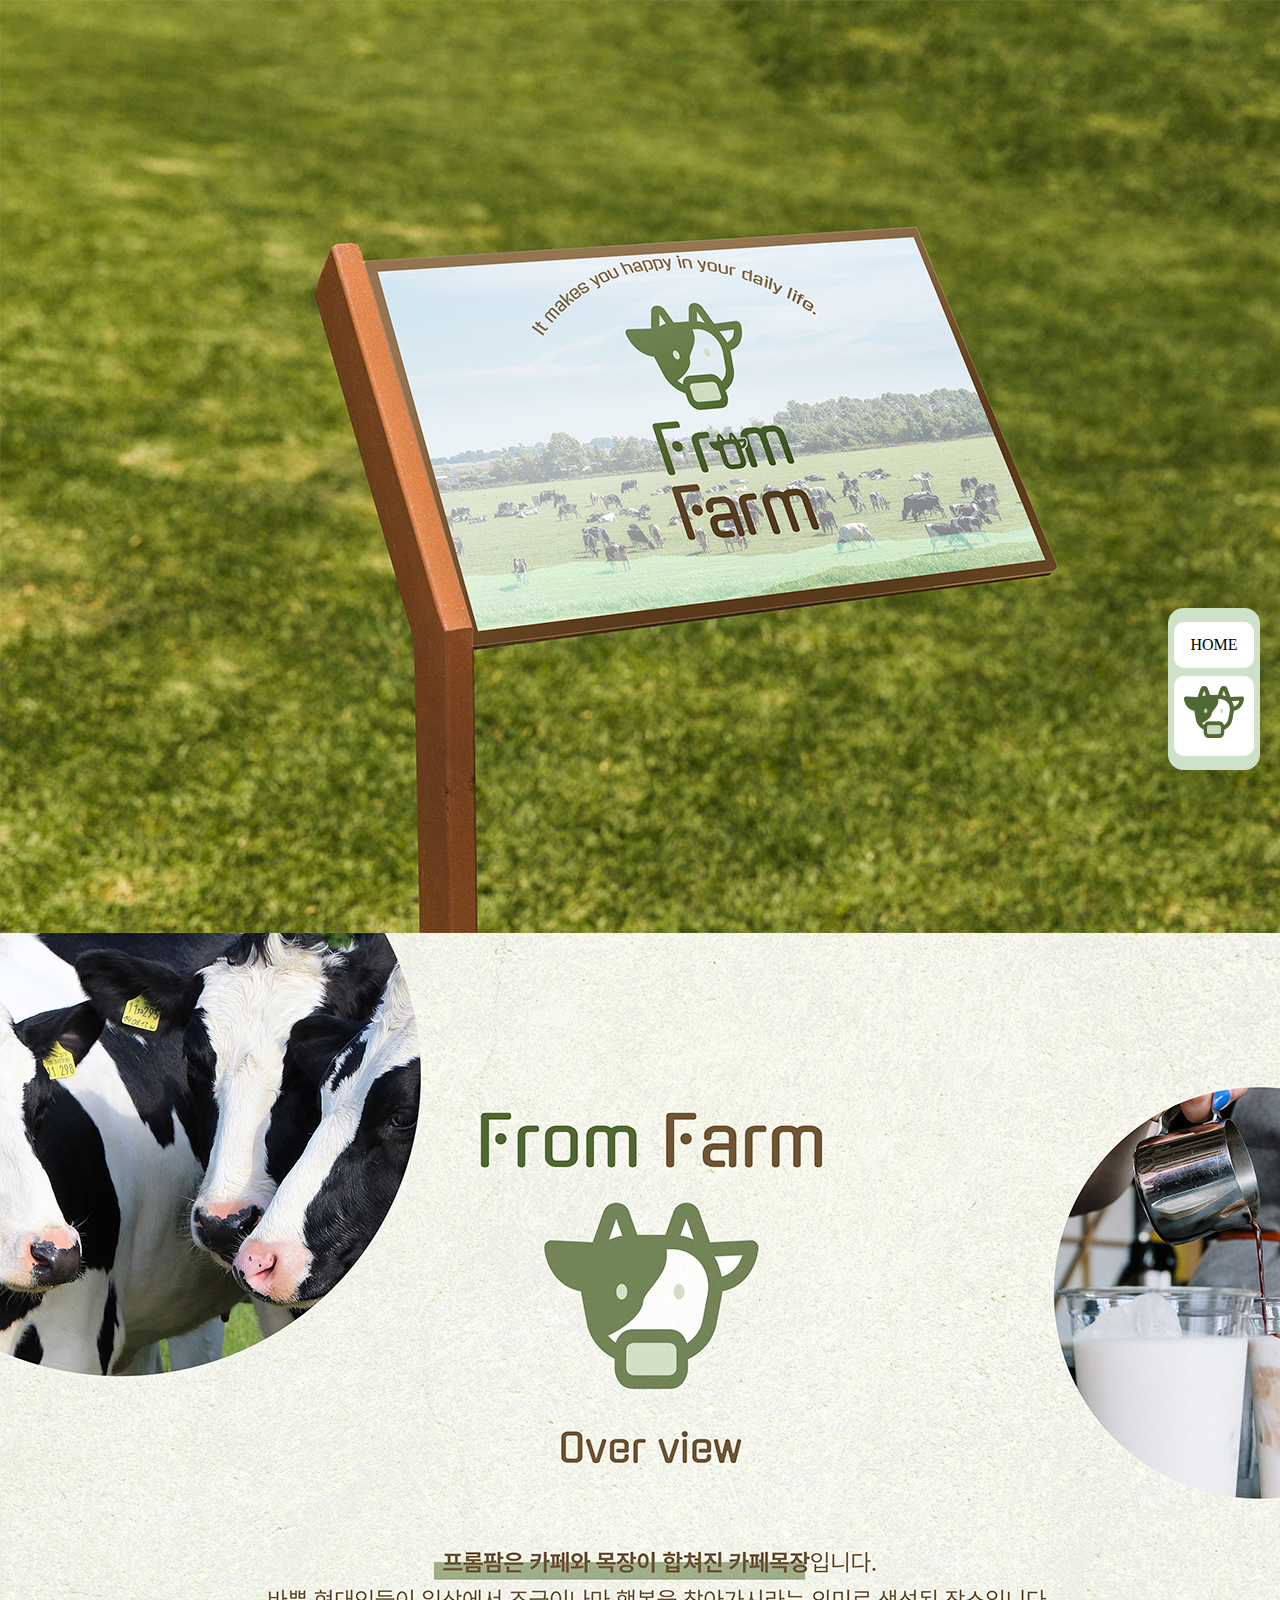
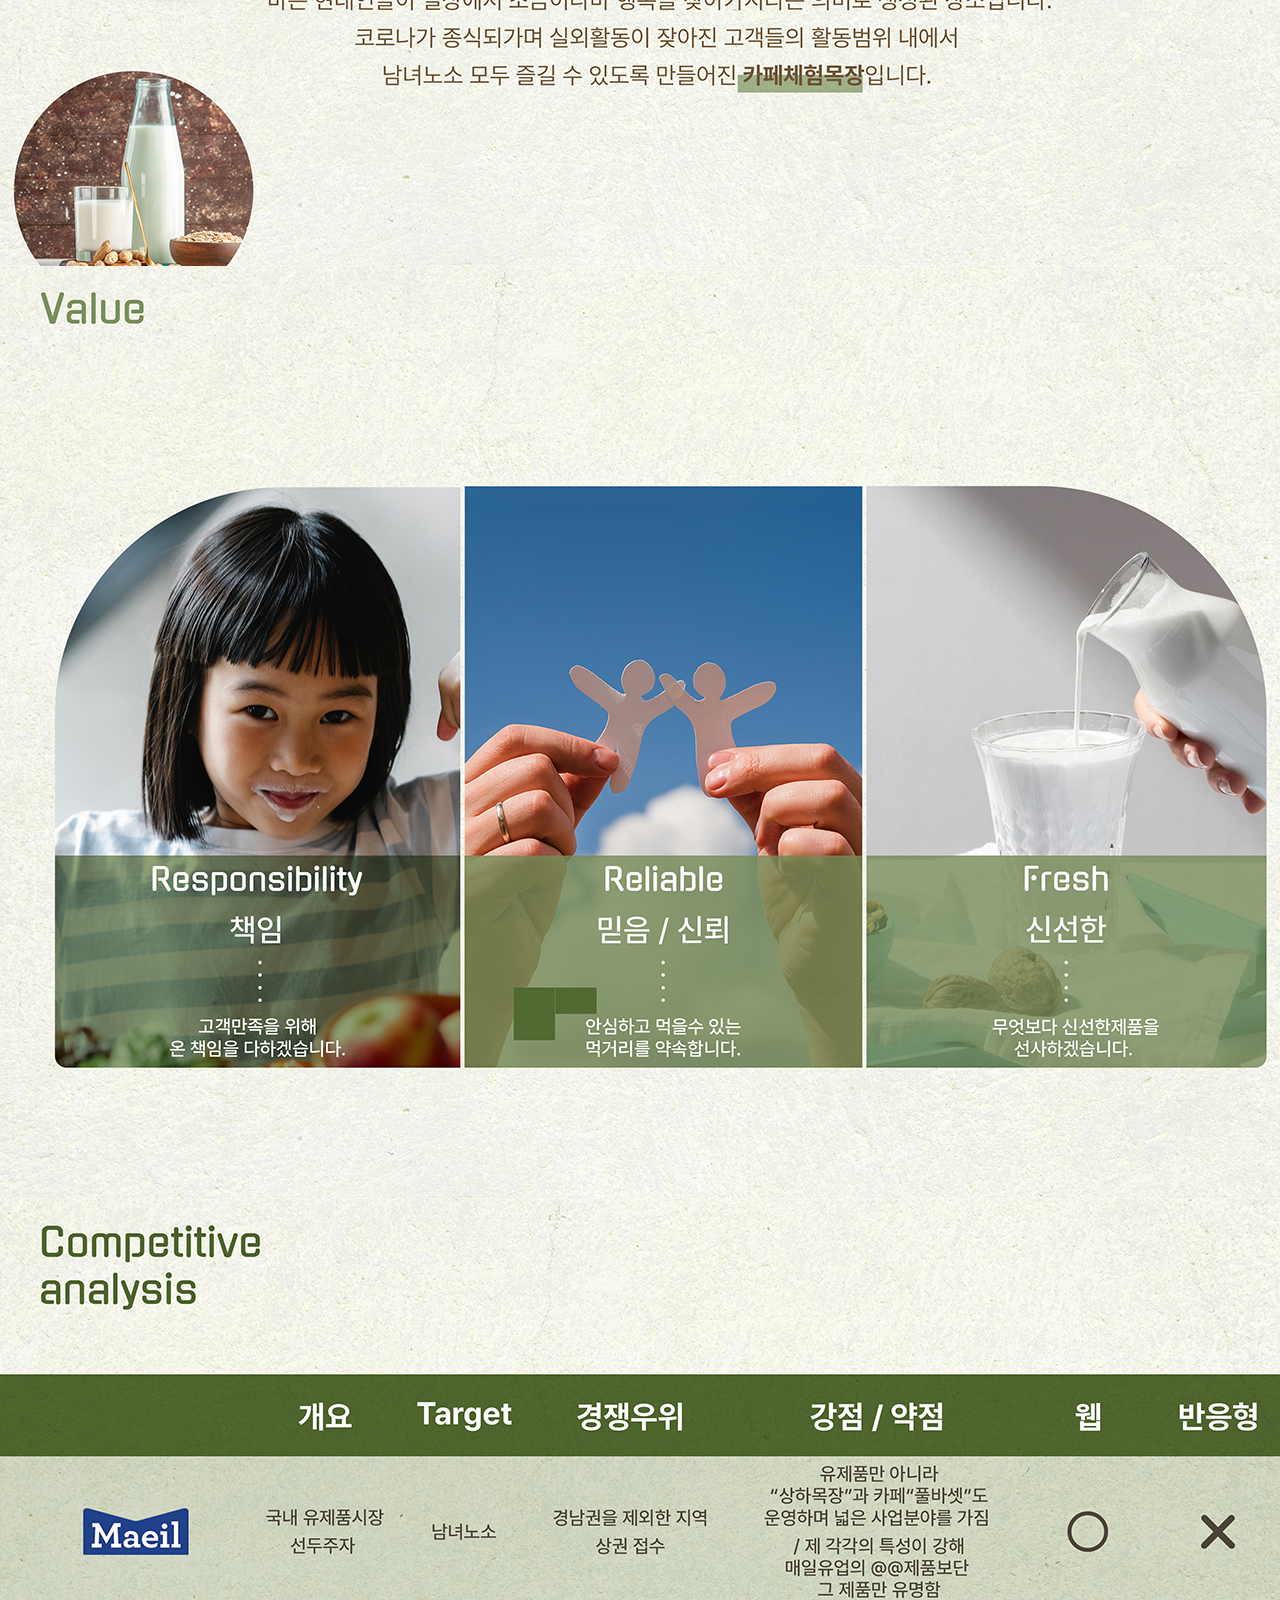
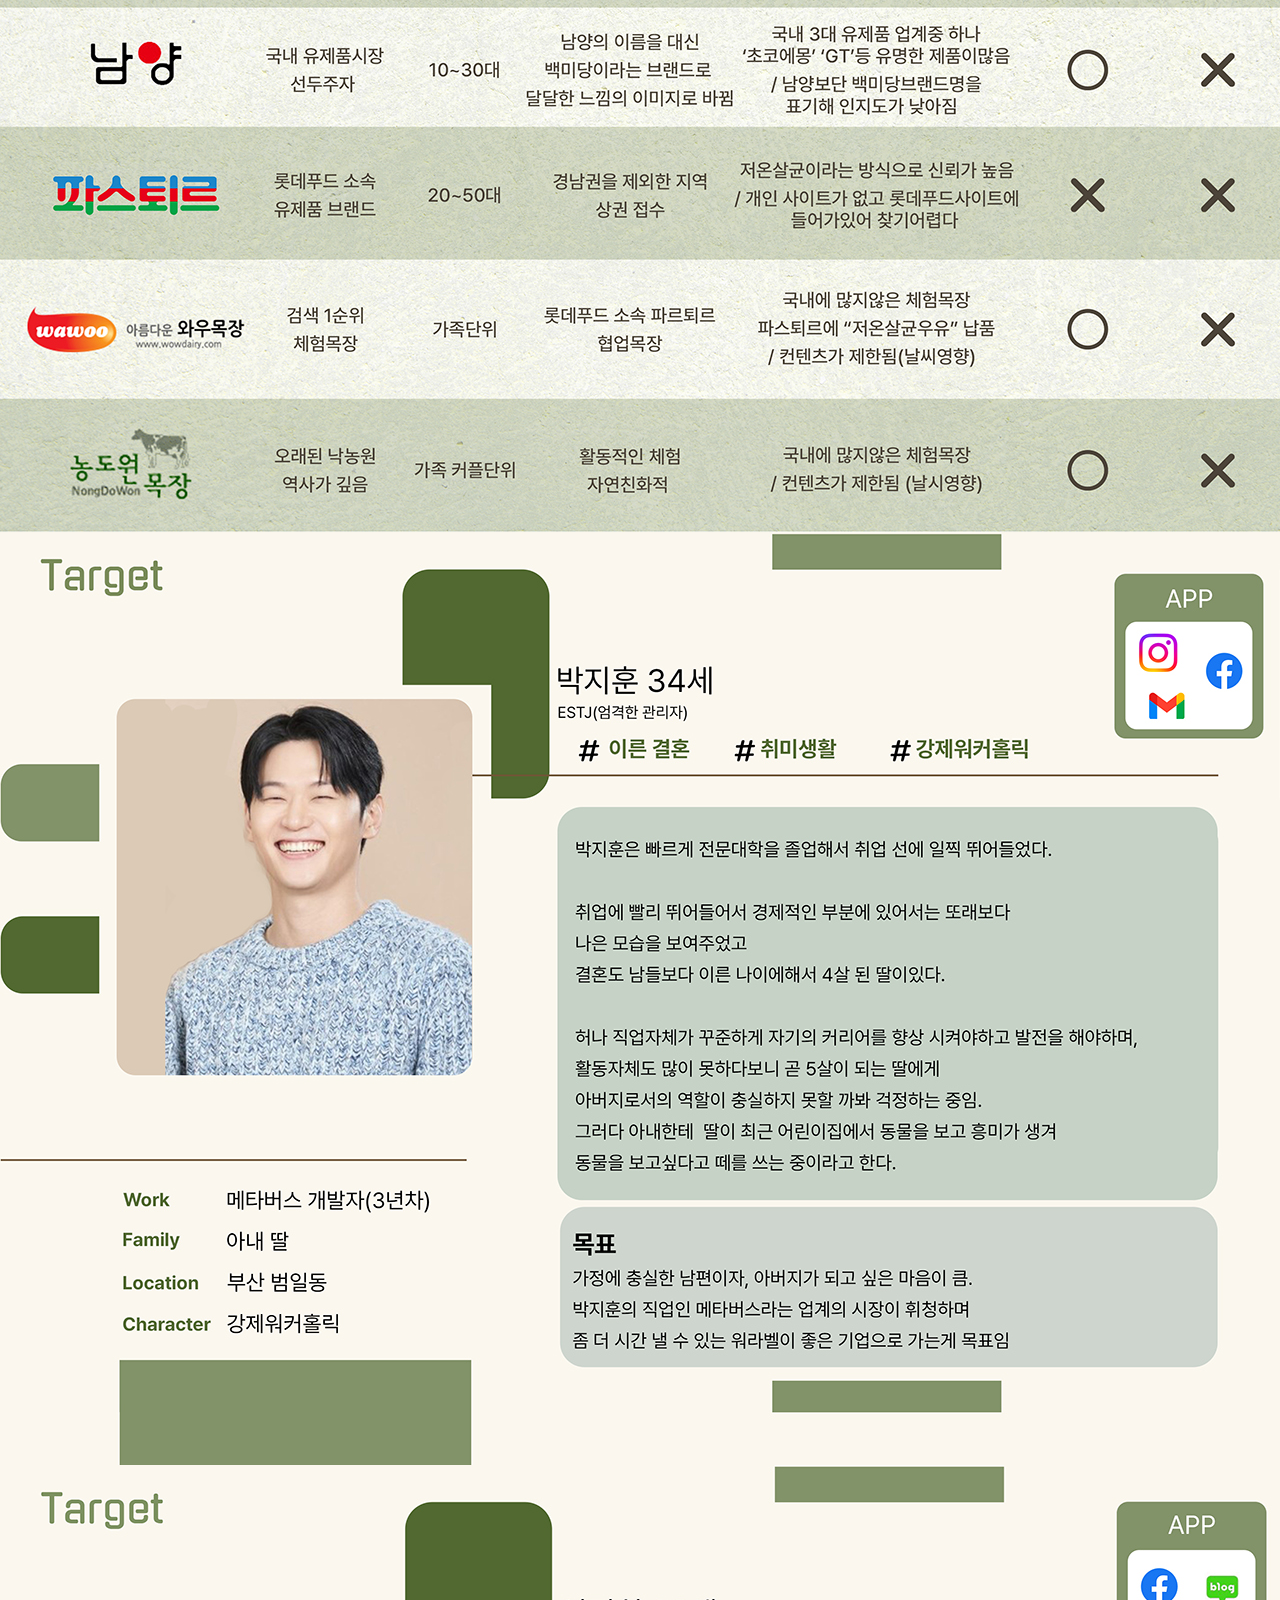
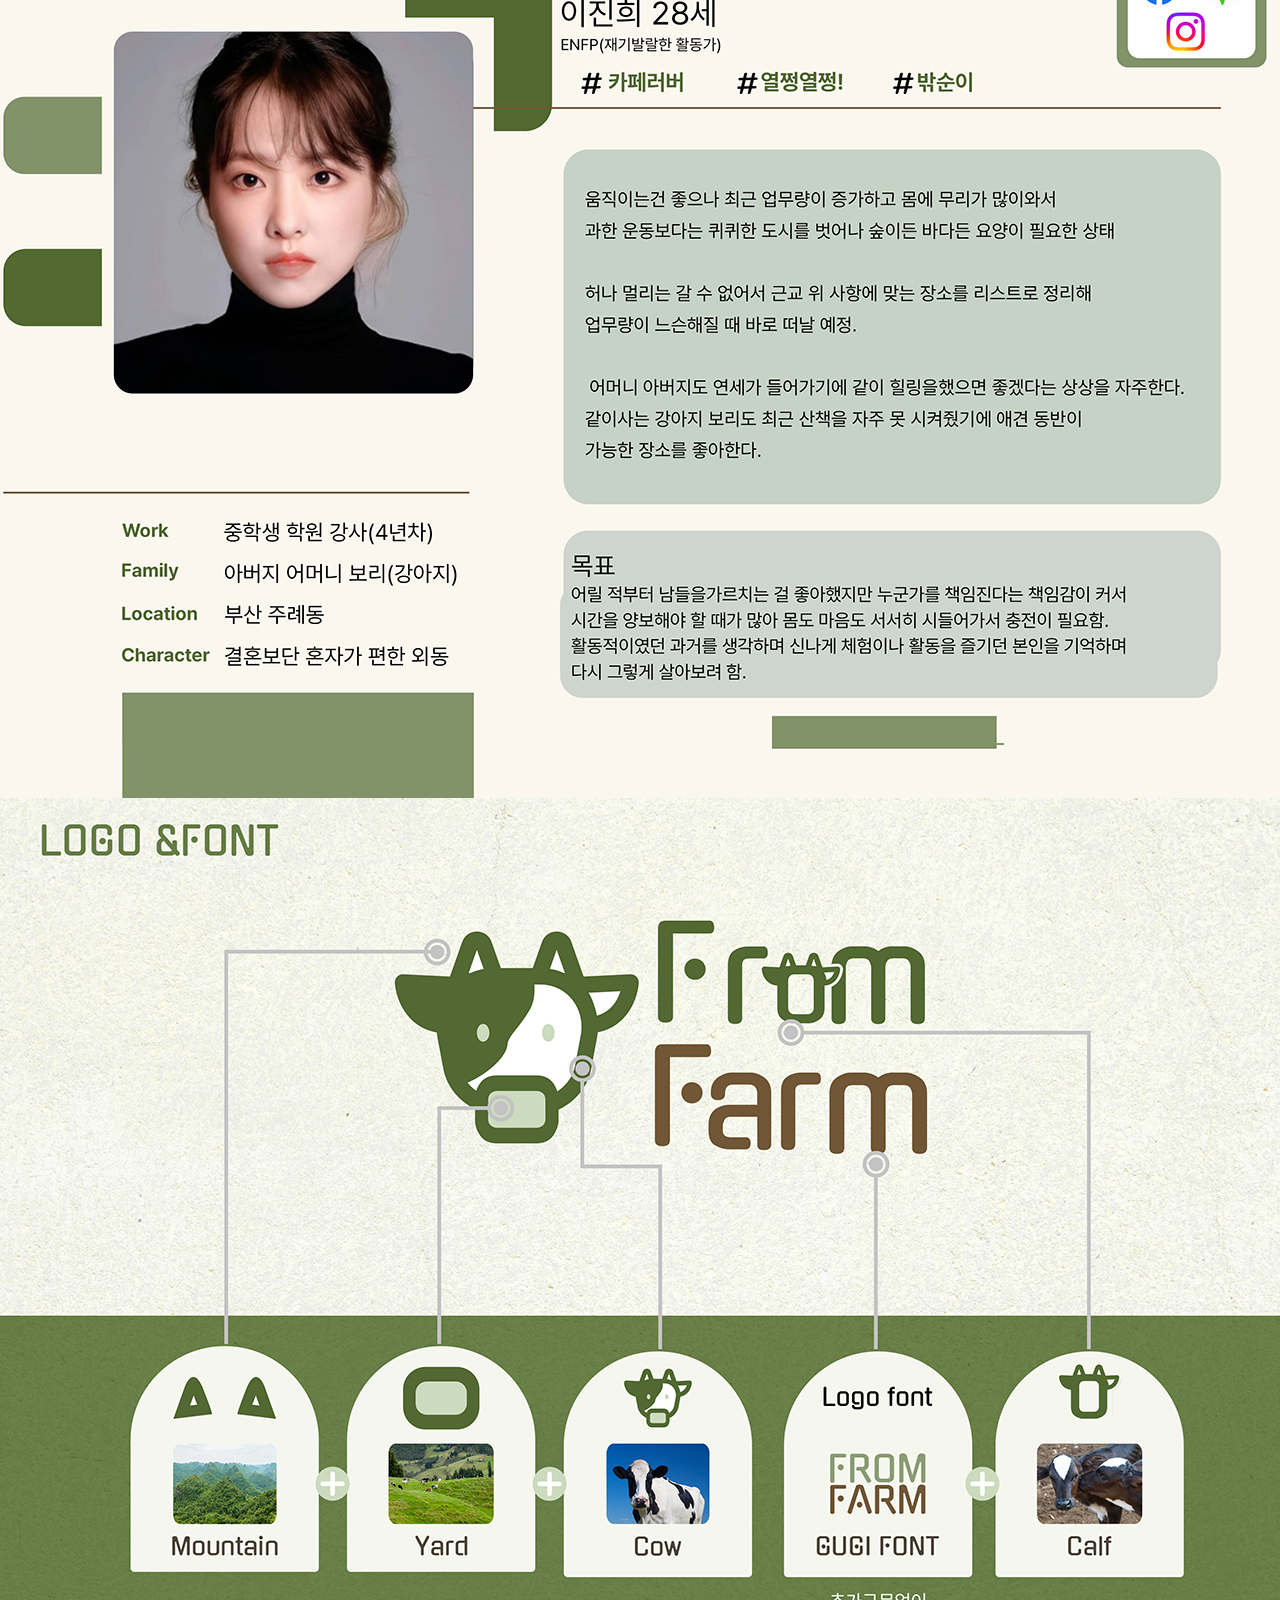
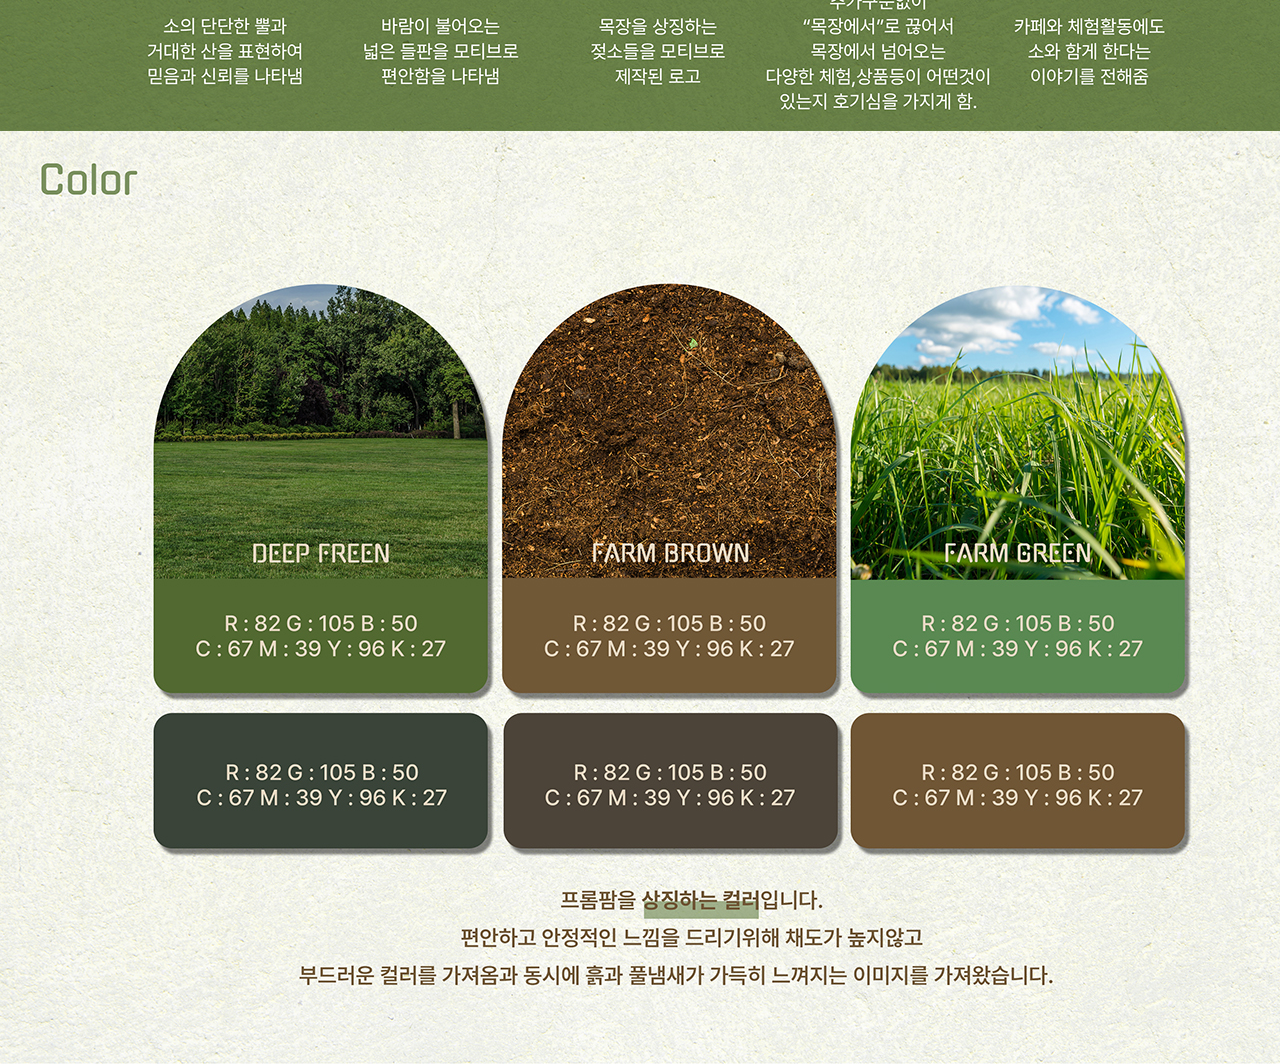
<file: guide/FromFarm_Bi.html>
<!doctype html>
<html>

<head>
	<title>FromFarm bI</title>
	<meta charset="utf-8">
	<link href="guide.css" rel="stylesheet" type="text/css">
	<link href="./guide_img/papapapapa.jpg" rel="icon" type="image/png" sizes="32x32"><!--파비콘-->
</head>

<body class="brand1">
	</div>
	<img src="./guide_img/00.jpg" alt="프롬팜 BI" class="bgg">
	<img src="./guide_img/01.jpg" alt="프롬팜 BI" class="bgg">
	<img src="./guide_img/02.jpg" alt="프롬팜 BI" class="bgg">
	<img src="./guide_img/03.jpg" alt="프롬팜 BI" class="bgg">
	<img src="./guide_img/05.jpg" alt="프롬팜 BI" class="bgg">
	<img src="./guide_img/06.jpg" alt="프롬팜 BI" class="bgg">
	<img src="./guide_img/07.jpg" alt="프롬팜 BI" class="bgg">
	<img src="./guide_img/08.jpg" alt="프롬팜 BI" class="bgg">

	<div id="top">
		<a href="../index.html#fh5co-work" class="top">HOME</a>
		<a href="https://kim-taewan-web.github.io/FromFarm/index.html" class="top"><img
				src="./guide_img/e-book _top_butten.png" alt="탑버튼" title="From Farm 홈페이지"></a>
	</div>


</body>

</html>
</file>
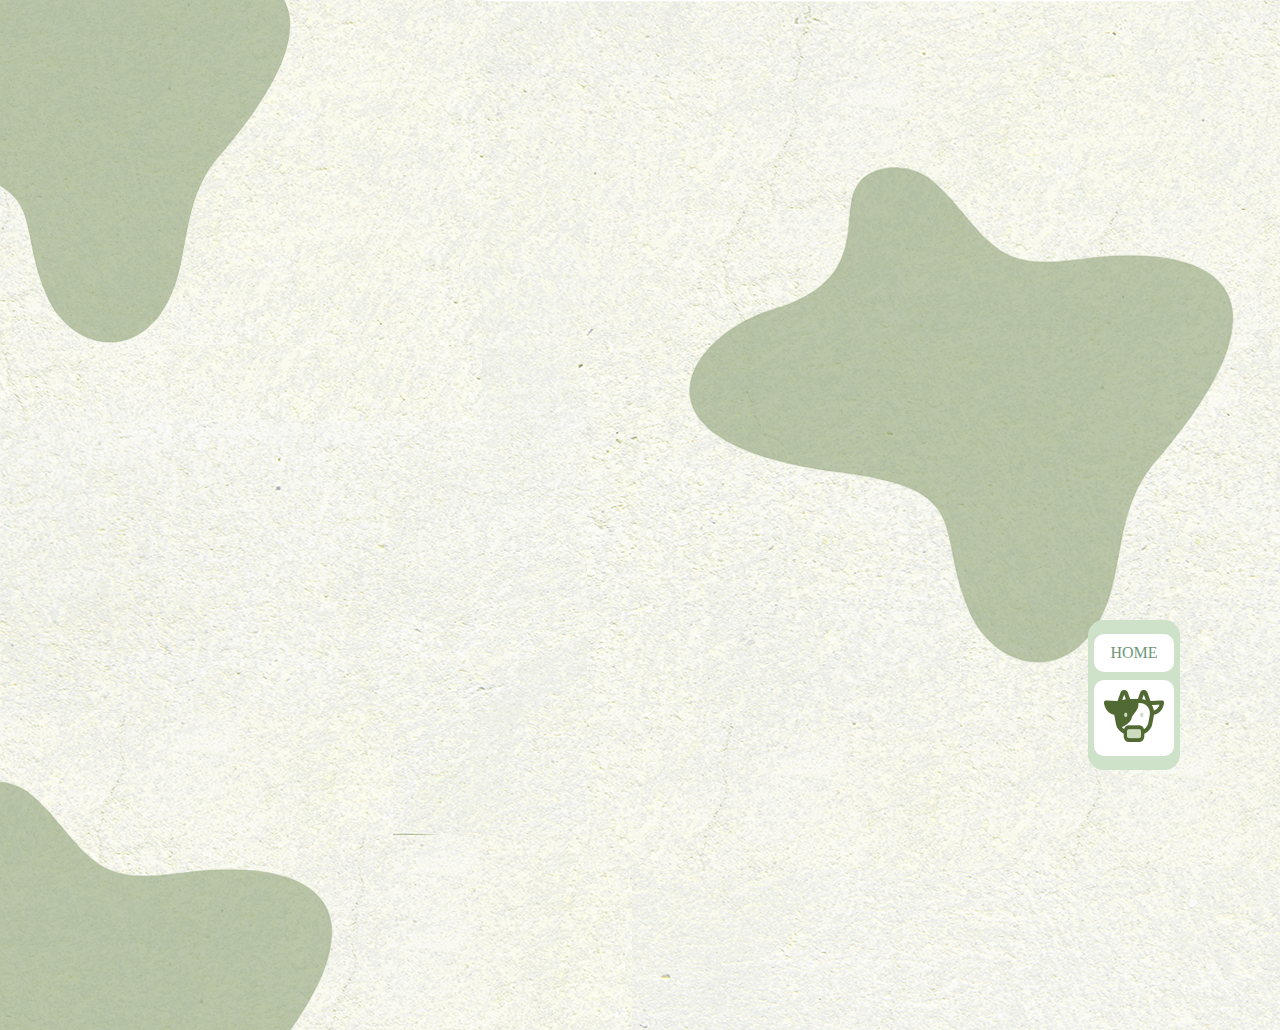
<file: Video/video.html>
<!DOCTYPE html>
<html lang="ko">

<head>
    <meta charset="UTF-8">
    <meta http-equiv="X-UA-Compatible" content="IE=edge">
    <meta name="viewport" content="width=device-width, initial-scale=1.0">
    <link href="./conpabi.jpg" rel="icon" type="image/png" sizes="32x32"><!--파비콘-->

    <title>video</title>


</head>

<style>
    * {
        margin: 0;
        padding: 0;
    }

    body {
        text-align: center;
        background: url(./ebook_bg1.jpg) no-repeat;
    }

    * {
        margin: 0;
        padding: 0;
    }

    .bg {
        margin: 150px auto;
        width: 1320px;
        height: 730px;
    }

    ul {
        list-style: none;
        position: fixed;
        text-align: center;
        position: fixed;
        bottom: 50px;
        right: 50px;
    }

    a {
        text-decoration: none;
        color: #6d9779;
    }




    #top {
        position: fixed;
        bottom: 130px;
        right: 100px;
        z-index: 10;
        text-align: center;
        border: 1px solid #cde2c9;
        border-radius: 15px;
        background: #cde2c9;
        padding: 5px;
    }

    #top a {
        background-color: #fff;
        margin-bottom: 8px;
        border-radius: 10px;
        padding: 10px;
    }

    #top a:nth-child(1) {
        margin-top: 8px;
    }

    .top1 {
        font-family: 'gugi';
    }

    #top a {
        display: block;
    }
</style>

<body>

    <div id="top">
        <a href="../index.html#fh5co-work" class="top1">HOME</a>
        <a href="https://kim-taewan-web.github.io/FromFarm/index.html" class="top2"><img src="./e-book _top_butten.png"
                alt="탑버튼" title="From Farm 홈페이지"></a>
    </div>

    <div class="bg">
        <iframe width="1020" height="630" src="https://www.youtube.com/embed/yPeaYxHu38E" title="YouTube video player"
            frameborder="0"
            allow="accelerometer; autoplay; clipboard-write; encrypted-media; gyroscope; picture-in-picture; web-share"
            allowfullscreen></iframe>
    </div>


</body>

</html>
</file>
<file: guide/guide.css>
* {
    margin: 0;
    padding: 0;
}

a {
    text-decoration: none;
    color: black;
}

body {
    font-family: '맑은 고딕';
    font-size: 16px;
    line-height: 26px;
}

/* 배경색상 */
.brand1 {
    background: url(./guide_img/back\ ground.jpg);
}

.brand2 {
    background: url(./guide_img/back\ ground.jpg);
}

/* 이미지 크기 */
.bgg {
    width: 1320px;
    display: block;
    margin: auto;
}

/* 버튼 */
ul {
    list-style: none;
    position: fixed;
    bottom: 50px;
    right: 50px;
    text-align: center;
}

ul li {
    margin: 10px;
}

ul li a {
    display: inline-block;
    padding: 10px 20px;
    border-radius: 10px;
    box-shadow: 2px 2px 5px rgba(0, 0, 0, 0.3);
}


#top {
    position: fixed;
    bottom: 130px;
    right: 20px;
    z-index: 10;
    text-align: center;
    border: 1px solid #cde2c9;
    border-radius: 15px;
    background: #cde2c9;
    padding: 5px;
    font-family: 'gugi';
}

#top a {
    background-color: #fff;
    margin-bottom: 8px;
    border-radius: 10px;
    padding: 10px;
}

#top a:nth-child(1) {
    margin-top: 8px;
}

.top1 {
    font-family: 'gugi';
}

#top a {
    display: block;
}
</file>
